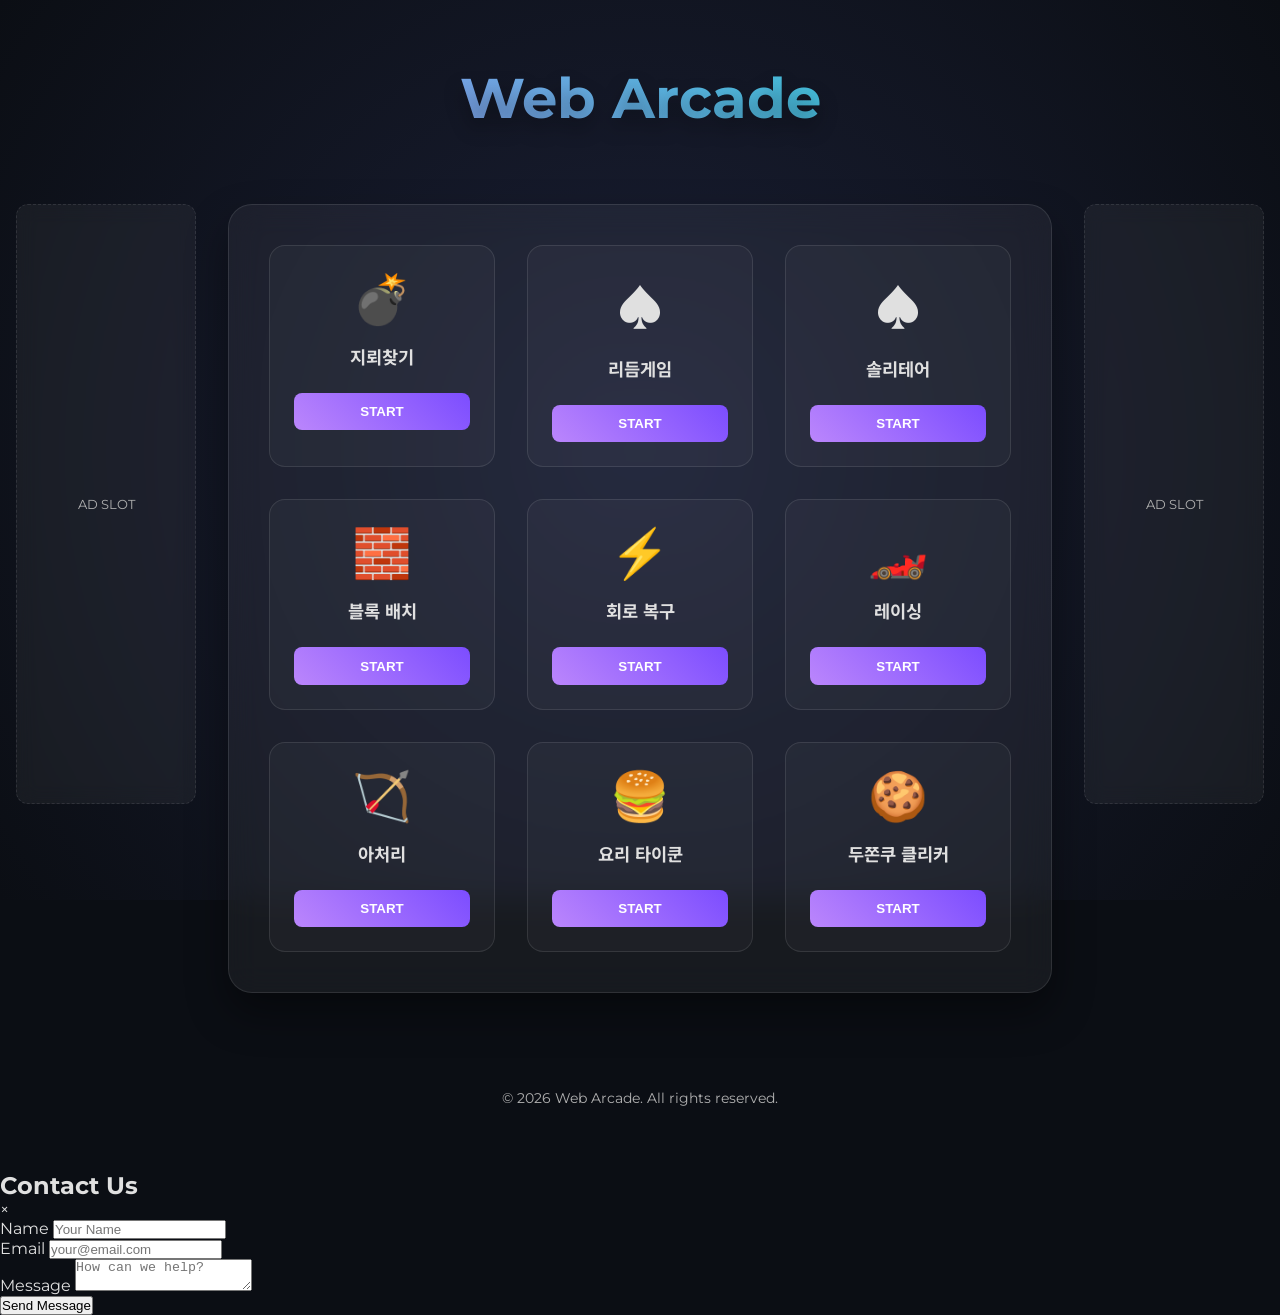
<file: index.html>
<!DOCTYPE html>
<html lang="ko">

<head>
    <meta charset="UTF-8">
    <meta name="viewport" content="width=device-width, initial-scale=1.0">
    <title>Web Arcade - 웹 퍼즐 월드</title>
    <link rel="stylesheet" href="style.css">
    <link rel="preconnect" href="https://fonts.googleapis.com">
    <link rel="preconnect" href="https://fonts.gstatic.com" crossorigin>
    <link
        href="https://fonts.googleapis.com/css2?family=Montserrat:wght@400;700&family=Noto+Sans+KR:wght@400;700&display=swap"
        rel="stylesheet">
</head>

<body>
    <div class="background-animation"></div>

    <header>
        <div class="containerHeader">
            <h1>Web Arcade</h1>
        </div>
    </header>

    <main>
        <!-- Left Side: Banner Placeholder -->
        <aside class="sidebar left-banner" id="banner-left">
            <div class="banner-placeholder">
                <span>AD SLOT</span>
            </div>
        </aside>

        <!-- Center: Game Grid -->
        <section class="game-container">
            <div class="game-grid" id="game-grid">
                <!-- Game 1 -->
                <div class="game-card">
                    <div class="game-icon">💣</div>
                    <h3>지뢰찾기</h3>
                    <button class="play-btn" onclick="window.location.href='minesweeper.html'">START</button>
                </div>
                <!-- Game 2 -->
                <div class="game-card">
                    <div class="game-icon">♠️</div>
                    <h3>리듬게임</h3>
                    <button class="play-btn" onclick="window.location.href='beat-looper.html'">START</button>
                </div>
                <!-- Game 3 -->
                <div class="game-card">
                    <div class="game-icon">♠️</div>
                    <h3>솔리테어</h3>
                    <button class="play-btn" onclick="window.location.href='solitaire.html'">START</button>
                </div>
                <!-- Game 5 -->
                <div class="game-card">
                    <div class="game-icon">🧱</div>
                    <h3>블록 배치</h3>
                    <button class="play-btn" onclick="window.location.href='block_placement.html'">START</button>
                </div>
                <!-- Game 6 -->
                <div class="game-card">
                    <div class="game-icon">⚡</div>
                    <h3>회로 복구</h3>
                    <button class="play-btn" onclick="window.location.href='circuit_repair.html'">START</button>
                </div>
                <!-- Game 6 -->
                <div class="game-card">
                    <div class="game-icon">🏎️</div>
                    <h3>레이싱</h3>
                    <button class="play-btn">START</button>
                </div>
                <!-- Game 7 -->
                <div class="game-card">
                    <div class="game-icon">🏹</div>
                    <h3>아처리</h3>
                    <button class="play-btn">START</button>
                </div>
                <!-- Game 8 -->
                <div class="game-card">
                    <div class="game-icon">🍔</div>
                    <h3>요리 타이쿤</h3>
                    <button class="play-btn">START</button>
                </div>
                <!-- Game 9 -->
                <div class="game-card">
                    <div class="game-icon">🍪</div>
                    <h3>두쫀쿠 클리커</h3>
                    <button class="play-btn" onclick="window.location.href='dujonku_clicker.html'">START</button>
                </div>
        </section>

        <!-- Right Side: Banner Placeholder -->
        <aside class="sidebar right-banner" id="banner-right">
            <div class="banner-placeholder">
                <span>AD SLOT</span>
            </div>
        </aside>
    </main>

    <footer>
        <p>&copy; 2026 Web Arcade. All rights reserved.</p>
    </footer>

    <!-- Contact Modal -->
    <div id="contact-modal" class="modal">
        <div class="modal-content">
            <div class="modal-header">
                <h2>Contact Us</h2>
                <span class="close-modal">&times;</span>
            </div>
            <form id="contact-form">
                <div class="form-group">
                    <label for="name">Name</label>
                    <input type="text" id="name" name="name" required placeholder="Your Name">
                </div>
                <div class="form-group">
                    <label for="email">Email</label>
                    <input type="email" id="email" name="email" required placeholder="your@email.com">
                </div>
                <div class="form-group">
                    <label for="message">Message</label>
                    <textarea id="message" name="message" required placeholder="How can we help?"></textarea>
                </div>
                <button type="submit" class="submit-btn">Send Message</button>
            </form>
            <div id="form-status" class="form-status"></div>
        </div>
    </div>

    <script src="script.js"></script>
</body>

</html>
</file>
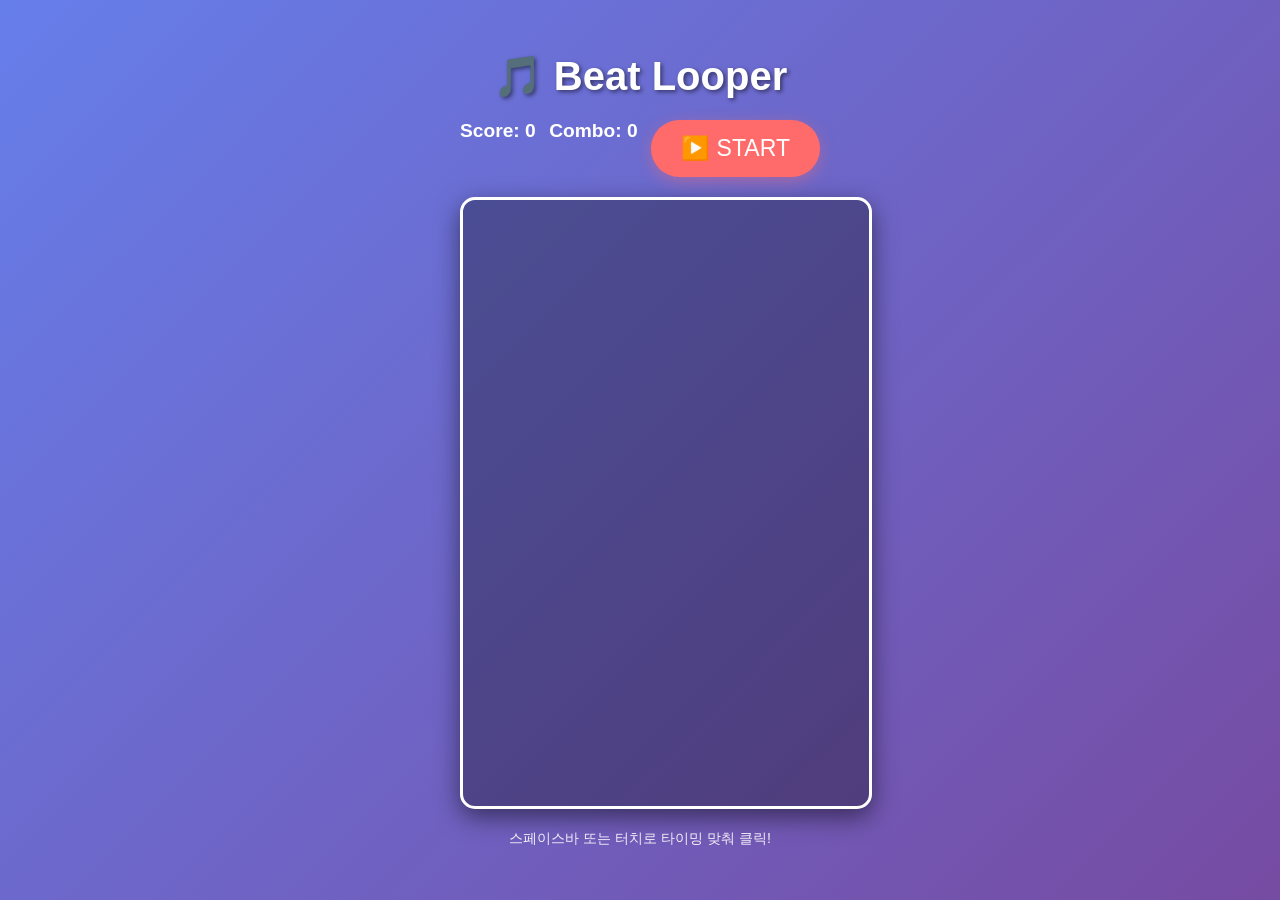
<file: beat-looper.html>
<!DOCTYPE html>
<html lang="ko">

<head>
    <meta charset="UTF-8">
    <meta name="viewport" content="width=device-width, initial-scale=1.0">
    <title>Beat Looper - 리듬게임</title>
    <link rel="stylesheet" href="beat-looper.css">
</head>

<body>
    <div class="container">
        <h1>🎵 Beat Looper</h1>
        <div class="game-info">
            <div>Score: <span id="score">0</span></div>
            <div>Combo: <span id="combo">0</span></div>
            <button id="startBtn">▶️ START</button>
        </div>
        <canvas id="gameCanvas" width="400" height="600"></canvas>
        <div class="controls">
            <p>스페이스바 또는 터치로 타이밍 맞춰 클릭!</p>
        </div>
    </div>
    <script src="beat-looper.js"></script>
</body>

</html>
</file>
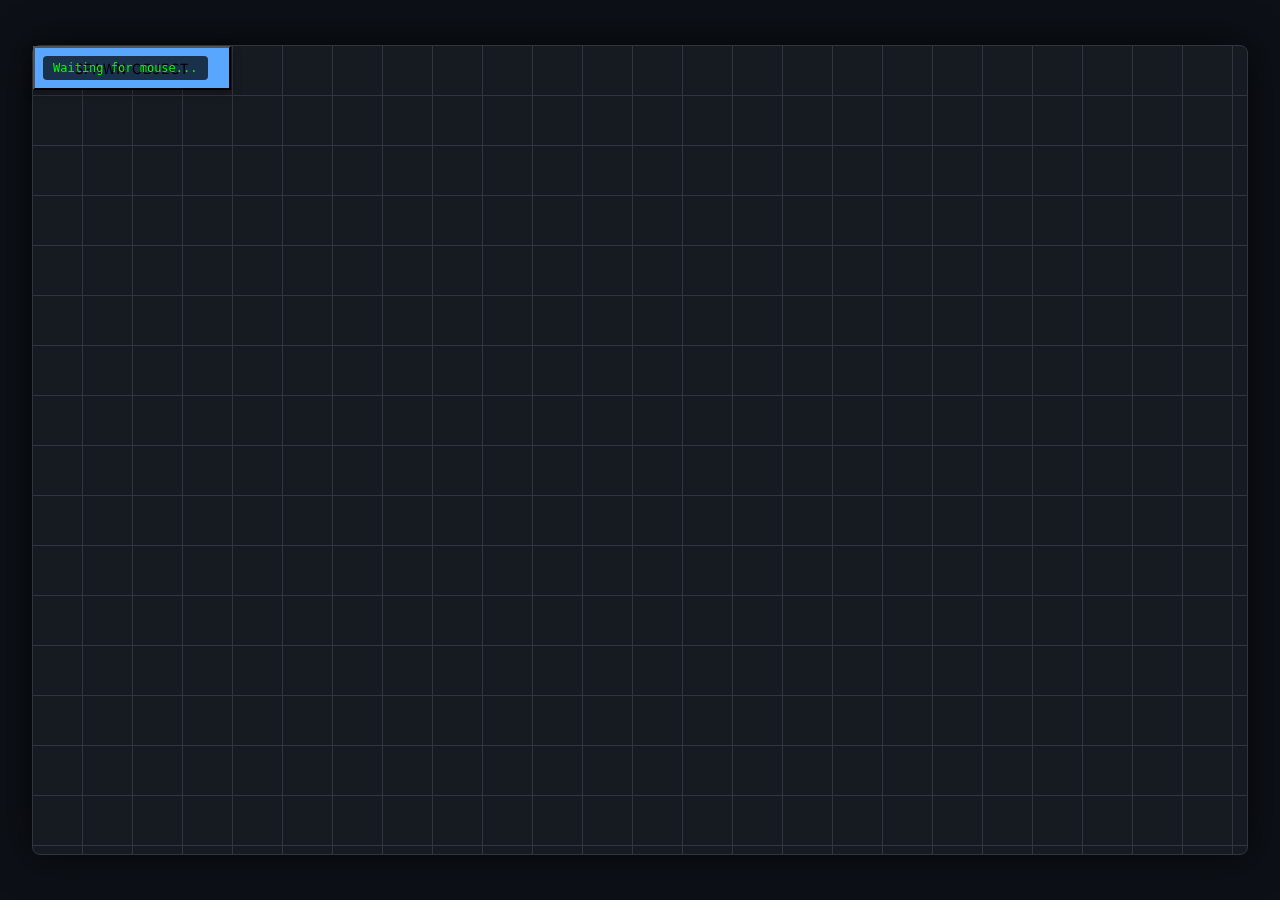
<file: block_placement.html>
<!DOCTYPE html>
<html lang="ko">

<head>
    <meta charset="UTF-8">
    <meta name="viewport" content="width=device-width, initial-scale=1.0">
    <title>Block Placement - V2</title>
    <link rel="stylesheet" href="block_placement.css">
    <link rel="preconnect" href="https://fonts.googleapis.com">
    <link rel="preconnect" href="https://fonts.gstatic.com" crossorigin>
    <link
        href="https://fonts.googleapis.com/css2?family=Montserrat:wght@400;700&family=Noto+Sans+KR:wght@400;700&display=swap"
        rel="stylesheet">
</head>

<body>
    <div class="app-container">
        <div id="mouse-status">Waiting for mouse...</div>
        <div class="bottom-controls">
            <button id="spawn-btn" class="action-btn">SPAWN OBJECT</button>
        </div>
    </div>
    <script src="block_placement.js"></script>
</body>

</html>
</file>
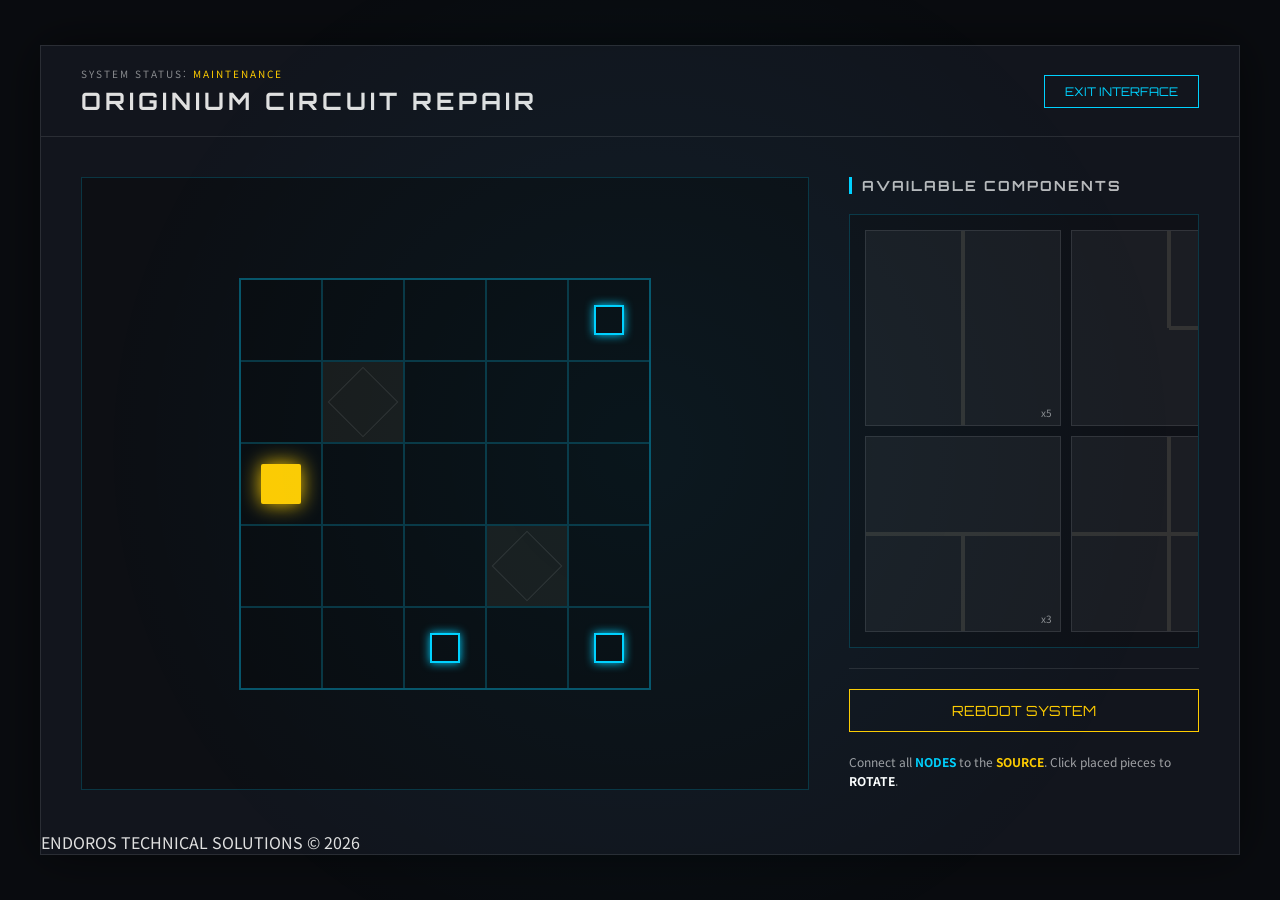
<file: circuit_repair.html>
<!DOCTYPE html>
<html lang="ko">

<head>
    <meta charset="UTF-8">
    <meta name="viewport" content="width=device-width, initial-scale=1.0">
    <title>Circuit Repair - Arknights: Endfield Style</title>
    <link rel="stylesheet" href="circuit_repair.css">
    <link rel="preconnect" href="https://fonts.googleapis.com">
    <link rel="preconnect" href="https://fonts.gstatic.com" crossorigin>
    <link
        href="https://fonts.googleapis.com/css2?family=Montserrat:wght@400;700&family=Noto+Sans+KR:wght@400;700&family=Orbitron:wght@400;700&display=swap"
        rel="stylesheet">
</head>

<body>
    <div class="endfield-overlay"></div>

    <div class="game-wrapper">
        <header class="game-header">
            <div class="header-left">
                <span class="system-tag">SYSTEM STATUS: <span class="status-active">MAINTENANCE</span></span>
                <h1 class="game-title">ORIGINIUM CIRCUIT REPAIR</h1>
            </div>
            <div class="header-right">
                <button class="back-btn" onclick="window.close()">EXIT INTERFACE</button>
            </div>
        </header>

        <main class="game-layout">
            <div class="grid-container">
                <div class="grid" id="circuit-grid">
                    <!-- Grid cells will be generated by JS -->
                </div>
            </div>

            <aside class="inventory-panel">
                <h2 class="panel-title">AVAILABLE COMPONENTS</h2>
                <div class="inventory" id="piece-inventory">
                    <!-- Inventory pieces will be generated by JS -->
                </div>
                <div class="controls-panel">
                    <button id="reset-btn" class="control-btn">REBOOT SYSTEM</button>
                    <p class="instruction-text">
                        Connect all <span class="highlight">NODES</span> to the <span
                            class="highlight-source">SOURCE</span>.
                        Click placed pieces to <span class="highlight-alt">ROTATE</span>.
                    </p>
                </div>
            </aside>
        </main>

        <footer class="game-footer">
            <div class="footer-bar"></div>
            <p class="copyright">ENDOROS TECHNICAL SOLUTIONS &copy; 2026</p>
        </footer>
    </div>

    <!-- Victory Modal -->
    <div id="victory-modal" class="modal">
        <div class="modal-content">
            <h2 class="victory-title">CONNECTION RESTORED</h2>
            <p>All subsystems operational. Power flow stabilized.</p>
            <button class="modal-btn" onclick="location.reload()">NEXT SEQUENCE</button>
        </div>
    </div>

    <script src="circuit_repair.js"></script>
</body>

</html>
</file>
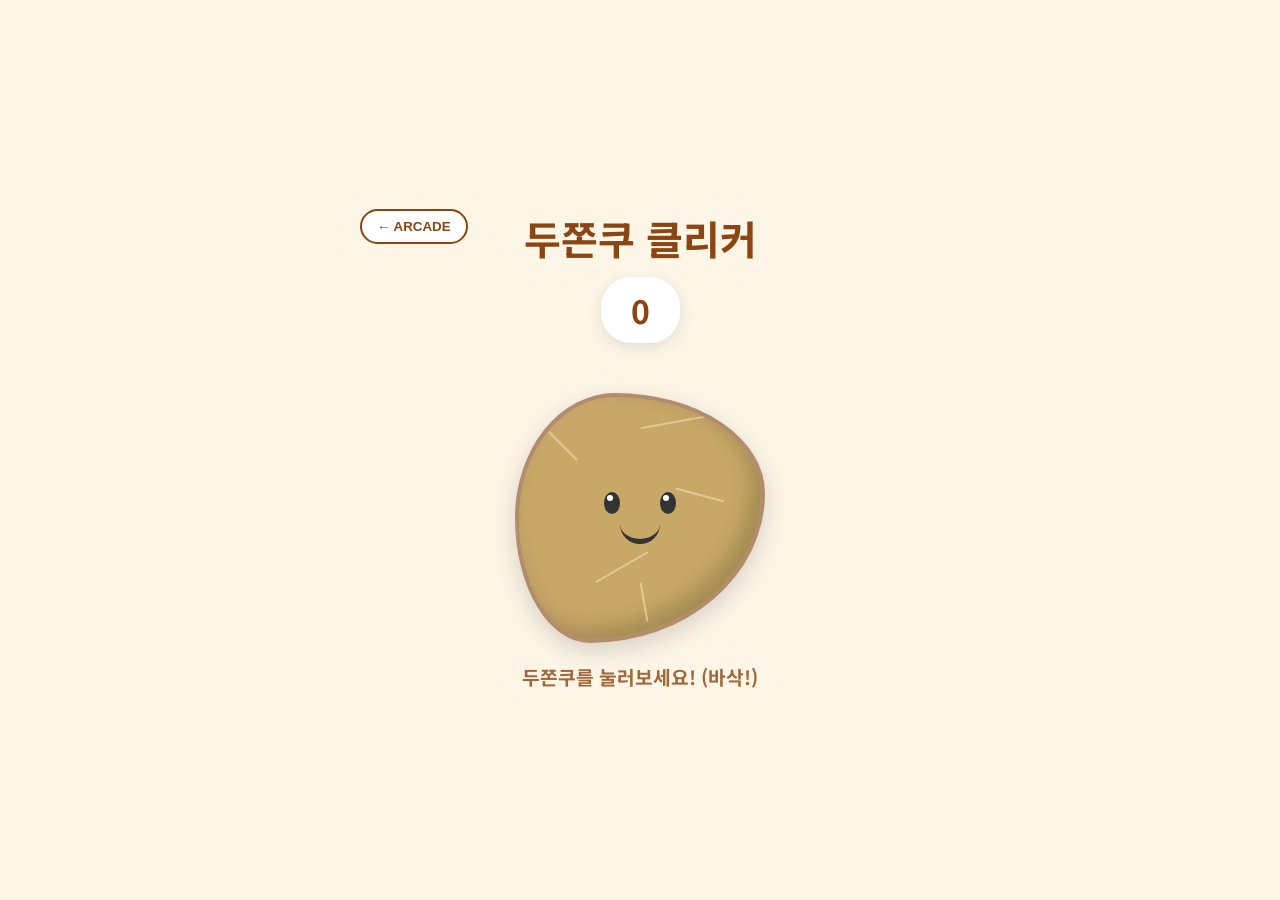
<file: dujonku_clicker.html>
<!DOCTYPE html>
<html lang="ko">

<head>
    <meta charset="UTF-8">
    <meta name="viewport" content="width=device-width, initial-scale=1.0">
    <title>두쫀쿠 클리커 - Web Arcade</title>
    <link rel="stylesheet" href="dujonku_clicker.css">
    <link rel="preconnect" href="https://fonts.googleapis.com">
    <link rel="preconnect" href="https://fonts.gstatic.com" crossorigin>
    <link
        href="https://fonts.googleapis.com/css2?family=Montserrat:wght@400;700&family=Noto+Sans+KR:wght@400;700&display=swap"
        rel="stylesheet">
</head>

<body>
    <div class="game-wrapper">
        <header>
            <button class="back-btn" onclick="window.location.href='index.html'">← ARCADE</button>
            <h1>두쫀쿠 클리커</h1>
            <div class="score-container">
                <span id="score">0</span>
            </div>
        </header>

        <main>
            <div id="dujonku-character" class="dujonku">
                <div class="cookie-body">
                    <div class="filling"></div>
                    <div class="kataifi-layer">
                        <span class="strand s1"></span>
                        <span class="strand s2"></span>
                        <span class="strand s3"></span>
                        <span class="strand s4"></span>
                        <span class="strand s5"></span>
                    </div>
                    <div class="face">
                        <div class="eyes">
                            <div class="eye left"></div>
                            <div class="eye right"></div>
                        </div>
                        <div class="smile"></div>
                    </div>
                </div>
            </div>
            <p class="hint">두쫀쿠를 눌러보세요! (바삭!)</p>
        </main>
    </div>

    <script src="dujonku_clicker.js"></script>
</body>

</html>
</file>
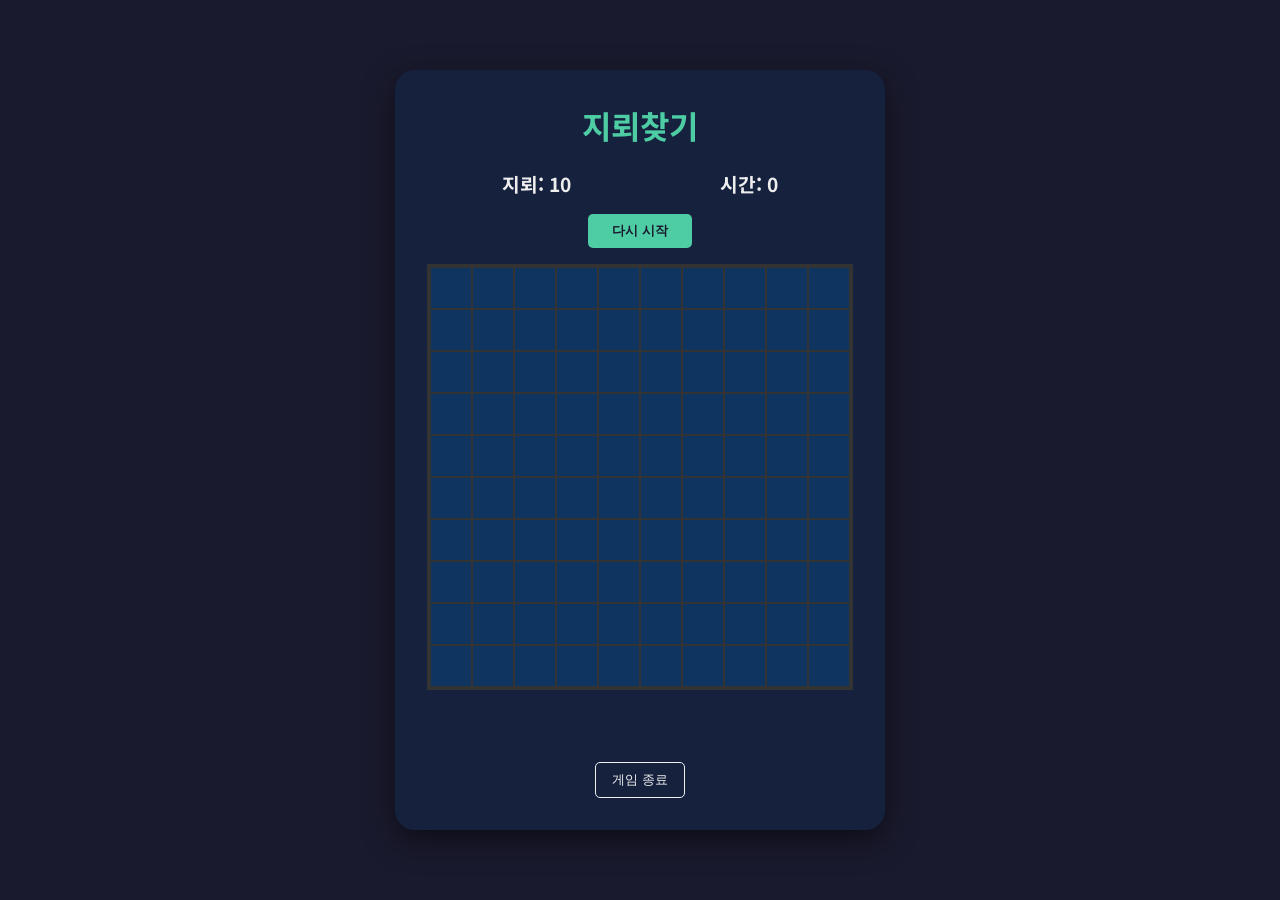
<file: minesweeper.html>
<!DOCTYPE html>
<html lang="ko">

<head>
    <meta charset="UTF-8">
    <meta name="viewport" content="width=device-width, initial-scale=1.0">
    <title>지뢰찾기 - Web Arcade</title>
    <link rel="stylesheet" href="minesweeper.css">
    <link
        href="https://fonts.googleapis.com/css2?family=Montserrat:wght@400;700&family=Noto+Sans+KR:wght@400;700&display=swap"
        rel="stylesheet">
</head>

<body>
    <div class="game-wrapper">
        <header>
            <h1>지뢰찾기</h1>
            <div class="stats">
                <div class="stat-item">지뢰: <span id="mine-count">10</span></div>
                <div class="stat-item">시간: <span id="timer">0</span></div>
            </div>
            <button id="reset-btn">다시 시작</button>
        </header>
        <div id="game-board" class="board"></div>
        <div id="message" class="message"></div>
        <footer>
            <button onclick="window.close()">게임 종료</button>
        </footer>
    </div>
    <script src="minesweeper.js"></script>
</body>

</html>
</file>
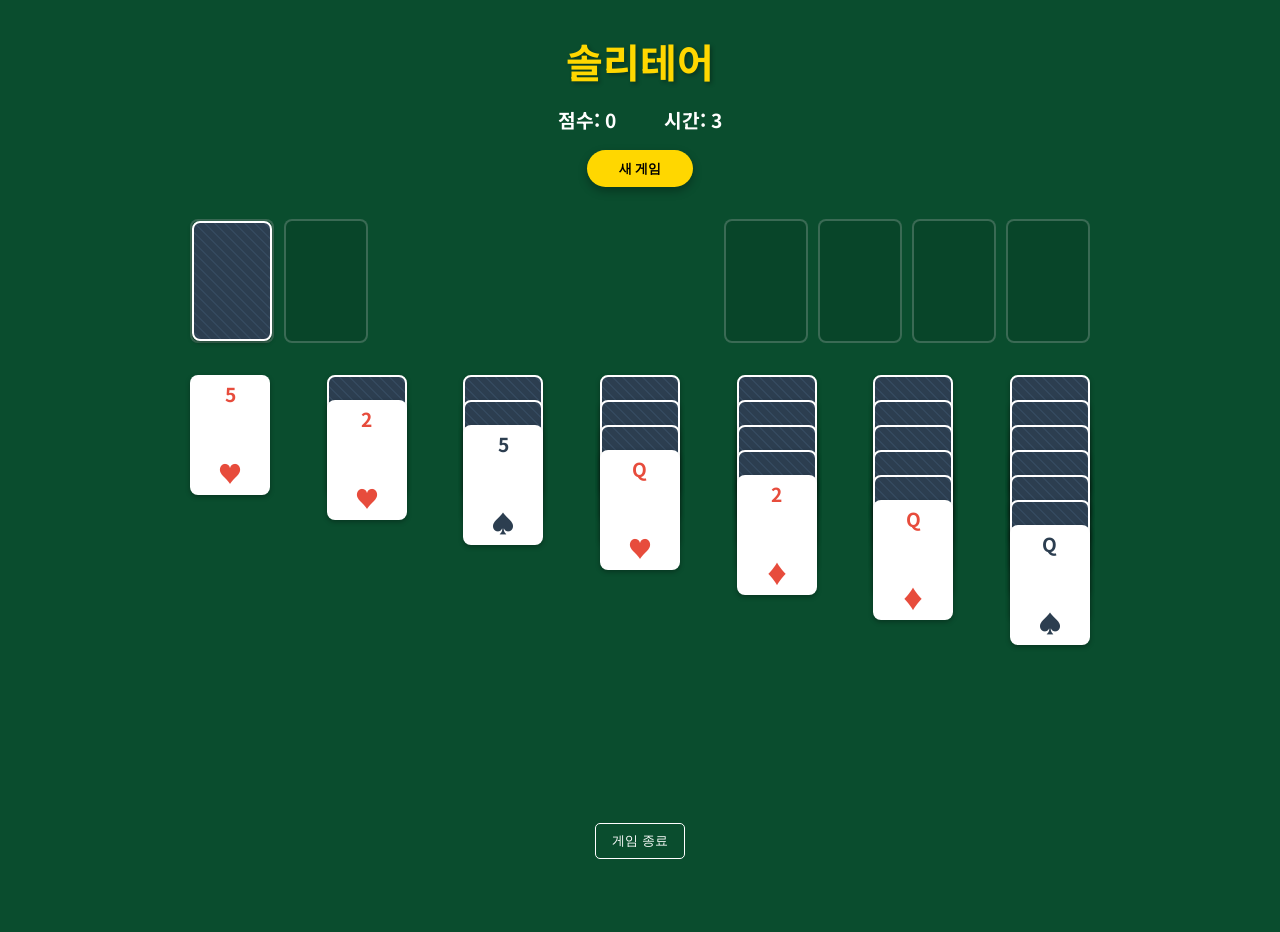
<file: solitaire.html>
<!DOCTYPE html>
<html lang="ko">

<head>
    <meta charset="UTF-8">
    <meta name="viewport" content="width=device-width, initial-scale=1.0">
    <title>솔리테어 - Web Arcade</title>
    <link rel="stylesheet" href="solitaire.css">
    <link
        href="https://fonts.googleapis.com/css2?family=Montserrat:wght@400;700&family=Noto+Sans+KR:wght@400;700&display=swap"
        rel="stylesheet">
</head>

<body>
    <div class="game-wrapper">
        <header>
            <h1>솔리테어</h1>
            <div class="stats">
                <div class="stat-item">점수: <span id="score">0</span></div>
                <div class="stat-item">시간: <span id="timer">0</span></div>
            </div>
            <button id="new-game-btn">새 게임</button>
        </header>

        <div class="solitaire-container">
            <div class="top-row">
                <div class="deck-area">
                    <div id="deck" class="card-slot deck"></div>
                    <div id="waste" class="card-slot waste"></div>
                </div>
                <div class="foundation-area">
                    <div id="f0" class="card-slot foundation" data-suit="h"></div>
                    <div id="f1" class="card-slot foundation" data-suit="d"></div>
                    <div id="f2" class="card-slot foundation" data-suit="c"></div>
                    <div id="f3" class="card-slot foundation" data-suit="s"></div>
                </div>
            </div>

            <div id="tableau" class="tableau-area">
                <div id="t0" class="tableau-column"></div>
                <div id="t1" class="tableau-column"></div>
                <div id="t2" class="tableau-column"></div>
                <div id="t3" class="tableau-column"></div>
                <div id="t4" class="tableau-column"></div>
                <div id="t5" class="tableau-column"></div>
                <div id="t6" class="tableau-column"></div>
            </div>
        </div>

        <footer>
            <button onclick="window.close()">게임 종료</button>
        </footer>
    </div>
    <script src="solitaire.js"></script>
</body>

</html>
</file>
<file: style.css>
:root {
    --bg-color: #0b0e14;
    --primary-color: #bb86fc;
    --secondary-color: #03dac6;
    --surface-color: rgba(255, 255, 255, 0.05);
    --border-color: rgba(255, 255, 255, 0.1);
    --text-main: #e0e0e0;
    --text-dim: #b0b0b0;
    --accent-glow: rgba(187, 134, 252, 0.3);
}

* {
    margin: 0;
    padding: 0;
    box-sizing: border-box;
}

body {
    background-color: var(--bg-color);
    color: var(--text-main);
    font-family: 'Montserrat', 'Noto Sans KR', sans-serif;
    min-height: 100vh;
    overflow-x: hidden;
}

/* Background Animation Placeholder */
.background-animation {
    position: fixed;
    top: 0;
    left: 0;
    width: 100%;
    height: 100%;
    background: radial-gradient(circle at 50% 50%, #1a1f35, #0b0e14);
    z-index: -1;
}

header {
    padding: 4rem 1rem 2rem;
    text-align: center;
}

header h1 {
    font-size: 3.5rem;
    background: linear-gradient(45deg, var(--primary-color), var(--secondary-color));
    -webkit-background-clip: text;
    background-clip: text;
    -webkit-text-fill-color: transparent;
    text-shadow: 0 10px 20px rgba(0, 0, 0, 0.3);
    margin-bottom: 0.5rem;
}

header p {
    color: var(--text-dim);
    font-size: 1.2rem;
    letter-spacing: 2px;
}

main {
    display: grid;
    grid-template-columns: 180px 1fr 180px;
    gap: 2rem;
    max-width: 1400px;
    margin: 2rem auto;
    padding: 0 1rem;
}

/* Sidebar Banners */
.sidebar {
    display: flex;
    flex-direction: column;
}

.banner-placeholder {
    background: var(--surface-color);
    border: 1px dashed var(--border-color);
    border-radius: 12px;
    height: 600px;
    display: flex;
    align-items: center;
    justify-content: center;
    color: var(--text-dim);
    font-size: 0.8rem;
    backdrop-filter: blur(10px);
}

/* Game Container & Grid */
.game-container {
    background: var(--surface-color);
    border: 1px solid var(--border-color);
    border-radius: 24px;
    padding: 2.5rem;
    backdrop-filter: blur(15px);
    box-shadow: 0 20px 40px rgba(0, 0, 0, 0.4);
}

.game-grid {
    display: grid;
    grid-template-columns: repeat(auto-fill, minmax(200px, 1fr));
    gap: 2rem;
}

.game-card {
    background: rgba(255, 255, 255, 0.03);
    border: 1px solid var(--border-color);
    border-radius: 16px;
    padding: 1.5rem;
    text-align: center;
    transition: all 0.3s ease;
    cursor: pointer;
}

.game-card:hover {
    transform: translateY(-10px);
    background: rgba(255, 255, 255, 0.07);
    border-color: var(--primary-color);
    box-shadow: 0 10px 30px var(--accent-glow);
}

.game-icon {
    font-size: 3rem;
    margin-bottom: 1rem;
}

.game-card h3 {
    font-size: 1.1rem;
    margin-bottom: 1.5rem;
}

.play-btn {
    background: linear-gradient(45deg, var(--primary-color), #7c4dff);
    color: white;
    border: none;
    padding: 0.7rem 1.5rem;
    border-radius: 8px;
    font-weight: bold;
    cursor: pointer;
    transition: filter 0.3s;
    width: 100%;
}

.play-btn:hover {
    filter: brightness(1.2);
}

footer {
    text-align: center;
    padding: 4rem 1rem;
    color: var(--text-dim);
    font-size: 0.9rem;
}

/* Responsive */
@media (max-width: 1024px) {
    main {
        grid-template-columns: 1fr;
    }

    .sidebar {
        display: none;
        /* Hide banners on smaller screens or move below/above */
    }
}
</file>
<file: beat-looper.css>
/* beat-looper.css */
* {
    margin: 0;
    padding: 0;
    box-sizing: border-box;
}

body {
    font-family: 'Arial', sans-serif;
    background: linear-gradient(135deg, #667eea 0%, #764ba2 100%);
    min-height: 100vh;
    display: flex;
    align-items: center;
    justify-content: center;
    color: white;
    overflow: hidden;
}

.container {
    text-align: center;
    max-width: 400px;
    padding: 20px;
}

h1 {
    font-size: 2.5em;
    margin-bottom: 20px;
    text-shadow: 2px 2px 4px rgba(0, 0, 0, 0.5);
}

.game-info {
    display: flex;
    justify-content: space-between;
    margin-bottom: 20px;
    font-size: 1.2em;
    font-weight: bold;
}

#startBtn {
    background: #ff6b6b;
    border: none;
    padding: 15px 30px;
    font-size: 1.2em;
    border-radius: 50px;
    color: white;
    cursor: pointer;
    box-shadow: 0 4px 15px rgba(255, 107, 107, 0.4);
    transition: all 0.3s;
}

#startBtn:hover {
    transform: scale(1.05);
    box-shadow: 0 6px 20px rgba(255, 107, 107, 0.6);
}

#startBtn:disabled {
    background: #666;
    cursor: not-allowed;
    transform: none;
}

#gameCanvas {
    border: 3px solid #fff;
    border-radius: 15px;
    background: rgba(0, 0, 0, 0.3);
    box-shadow: 0 8px 25px rgba(0, 0, 0, 0.5);
    display: block;
    margin: 0 auto 20px;
    touch-action: none;
}

.controls {
    font-size: 0.9em;
    opacity: 0.9;
}

@media (max-width: 500px) {
    .container {
        padding: 10px;
    }

    h1 {
        font-size: 2em;
    }

    #gameCanvas {
        width: 100%;
        height: auto;
    }
}
</file>
<file: block_placement.css>
:root {
    --bg-darker: #0d1117;
    --bg-panel: #161b22;
    --accent-primary: #58a6ff;
    --border-subtle: #30363d;
    --text-muted: #8b949e;
    --cell-empty: #010409;
    --cell-hover: rgba(88, 166, 255, 0.2);
}

* {
    margin: 0;
    padding: 0;
    box-sizing: border-box;
    font-family: 'Noto Sans KR', 'Montserrat', sans-serif;
}

body {
    background-color: var(--bg-darker);
    color: #c9d1d9;
    height: 100vh;
    overflow: hidden;
    display: flex;
    justify-content: center;
    align-items: center;
}

.app-container {
    width: 95vw;
    height: 90vh;
    background: var(--bg-panel);
    border: 1px solid var(--border-subtle);
    border-radius: 8px;
    display: flex;
    flex-direction: column;
    box-shadow: 0 0 40px rgba(0, 0, 0, 0.8);
    position: relative;
    /* For absolute positioning of children */

    /* 50x50 Grid Pattern */
    background-image:
        linear-gradient(var(--border-subtle) 1px, transparent 1px),
        linear-gradient(90deg, var(--border-subtle) 1px, transparent 1px);
    background-size: 50px 50px;
    background-position: -1px -1px;
    /* Align grid lines */
}

#mouse-status {
    position: absolute;
    top: 10px;
    left: 10px;
    background: rgba(0, 0, 0, 0.7);
    padding: 5px 10px;
    border-radius: 4px;
    font-size: 12px;
    color: #00ff00;
    font-family: monospace;
    pointer-events: none;
    z-index: 2000;
}

/* Bottom Controls - Absolute positioning to stay at bottom */
.bottom-controls {
    width: 100%;
}

.bottom-controls .action-btn {
    width: auto;
    padding: 10px 40px;
    font-size: 14px;
    letter-spacing: 1px;
    background: var(--accent-primary);
    box-shadow: 0 4px 10px rgba(0, 0, 0, 0.3);
    transition: transform 0.2s, background 0.2s;
}

.bottom-controls .action-btn:hover {
    transform: translateY(-2px);
    background: #79c0ff;
}

.bottom-controls .action-btn:active {
    transform: translateY(0);
}

.draggable-object {
    position: absolute;
    width: 60px;
    height: 60px;
    background-color: var(--accent-primary);
    border: 2px solid #fff;
    border-radius: 8px;
    cursor: grab;
    z-index: 1000;
    box-shadow: 0 0 15px rgba(88, 166, 255, 0.5);
    display: flex;
    justify-content: center;
    align-items: center;
    font-size: 10px;
    color: #fff;
    font-weight: bold;
    user-select: none;
    touch-action: none;
}

.draggable-object:active {
    cursor: grabbing;
    transform: scale(1.1);
    box-shadow: 0 0 25px rgba(88, 166, 255, 0.8);
}
</file>
<file: circuit_repair.css>
:root {
    --bg-dark: #0a0c10;
    --panel-bg: rgba(20, 24, 32, 0.85);
    --accent-blue: #00d2ff;
    --accent-yellow: #ffcc00;
    --text-primary: #e0e0e0;
    --grid-line: rgba(0, 210, 255, 0.2);
    --source-color: #ffcc00;
    --node-color: #00d2ff;
    --node-off: #333;
    --border-color: rgba(255, 255, 255, 0.1);
    --font-main: 'Noto Sans KR', sans-serif;
    --font-title: 'Orbitron', 'Montserrat', sans-serif;
}

* {
    margin: 0;
    padding: 0;
    box-sizing: border-box;
}

body {
    background-color: var(--bg-dark);
    color: var(--text-primary);
    font-family: var(--font-main);
    overflow: hidden;
    height: 100vh;
    display: flex;
    justify-content: center;
    align-items: center;
}

.endfield-overlay {
    position: fixed;
    top: 0;
    left: 0;
    width: 100%;
    height: 100%;
    background: radial-gradient(circle at 50% 50%, rgba(0, 210, 255, 0.05) 0%, transparent 70%);
    pointer-events: none;
    z-index: 10;
}

.game-wrapper {
    width: 95vw;
    max-width: 1200px;
    height: 90vh;
    background: var(--panel-bg);
    border: 1px solid var(--border-color);
    box-shadow: 0 0 50px rgba(0, 0, 0, 0.5);
    display: flex;
    flex-direction: column;
    position: relative;
    backdrop-filter: blur(10px);
}

.game-header {
    padding: 20px 40px;
    border-bottom: 1px solid var(--border-color);
    display: flex;
    justify-content: space-between;
    align-items: center;
}

.system-tag {
    font-size: 10px;
    letter-spacing: 2px;
    color: rgba(255, 255, 255, 0.5);
    display: block;
    margin-bottom: 5px;
}

.status-active {
    color: var(--accent-yellow);
    animation: blink 1.5s infinite;
}

@keyframes blink {

    0%,
    100% {
        opacity: 1;
    }

    50% {
        opacity: 0.4;
    }
}

.game-title {
    font-family: var(--font-title);
    font-size: 24px;
    letter-spacing: 4px;
    color: var(--text-primary);
}

.back-btn {
    background: transparent;
    border: 1px solid var(--accent-blue);
    color: var(--accent-blue);
    padding: 8px 20px;
    font-family: var(--font-title);
    font-size: 12px;
    cursor: pointer;
    transition: all 0.3s;
    text-transform: uppercase;
}

.back-btn:hover {
    background: var(--accent-blue);
    color: #000;
    box-shadow: 0 0 15px var(--accent-blue);
}

.game-layout {
    flex: 1;
    display: grid;
    grid-template-columns: 1fr 350px;
    padding: 40px;
    gap: 40px;
}

.grid-container {
    background: rgba(0, 0, 0, 0.3);
    border: 1px solid var(--grid-line);
    display: flex;
    justify-content: center;
    align-items: center;
    position: relative;
}

.grid {
    display: grid;
    grid-template-columns: repeat(5, 80px);
    grid-template-rows: repeat(5, 80px);
    gap: 2px;
    background: var(--grid-line);
    border: 2px solid var(--grid-line);
}

.cell {
    width: 80px;
    height: 80px;
    background: var(--bg-dark);
    display: flex;
    justify-content: center;
    align-items: center;
    position: relative;
    cursor: pointer;
    transition: background 0.3s;
}

.cell:hover {
    background: rgba(0, 210, 255, 0.05);
}

.cell.blocked {
    background: #1a1a1a;
    cursor: not-allowed;
}

.cell.blocked::after {
    content: '';
    width: 60%;
    height: 60%;
    border: 1px solid rgba(255, 255, 255, 0.1);
    transform: rotate(45deg);
}

.cell.source .source-core {
    width: 40px;
    height: 40px;
    background: var(--accent-yellow);
    box-shadow: 0 0 20px var(--accent-yellow);
    border-radius: 2px;
    z-index: 2;
}

.cell.node .node-core {
    width: 30px;
    height: 30px;
    border: 2px solid var(--accent-blue);
    box-shadow: 0 0 10px var(--accent-blue);
    z-index: 2;
}

.cell.node.active .node-core {
    background: var(--accent-blue);
}

/* Circuit Pieces */
.piece {
    position: absolute;
    width: 100%;
    height: 100%;
    display: flex;
    justify-content: center;
    align-items: center;
    pointer-events: none;
    transition: transform 0.3s cubic-bezier(0.4, 0, 0.2, 1);
}

.circuit-line {
    position: absolute;
    background: #333;
    z-index: 1;
}

.active .circuit-line {
    background: var(--accent-blue);
    box-shadow: 0 0 10px var(--accent-blue);
}

.source .circuit-line {
    background: var(--accent-yellow);
    box-shadow: 0 0 10px var(--accent-yellow);
}

/* Piece Shapes Logic (JS will handled classes) */
.shape-I .line-v {
    width: 4px;
    height: 100%;
}

.shape-L .line-h {
    width: 50%;
    height: 4px;
    left: 50%;
    top: calc(50% - 2px);
}

.shape-L .line-v {
    width: 4px;
    height: 50%;
    left: calc(50% - 2px);
    top: 0;
}

.shape-T .line-h {
    width: 100%;
    height: 4px;
    top: calc(50% - 2px);
}

.shape-T .line-v {
    width: 4px;
    height: 50%;
    left: calc(50% - 2px);
    top: 50%;
}

.shape-X .line-h {
    width: 100%;
    height: 4px;
    top: calc(50% - 2px);
}

.shape-X .line-v {
    width: 4px;
    height: 100%;
    left: calc(50% - 2px);
}

/* Inventory */
.inventory-panel {
    display: flex;
    flex-direction: column;
    gap: 20px;
}

.panel-title {
    font-family: var(--font-title);
    font-size: 14px;
    letter-spacing: 2px;
    color: rgba(255, 255, 255, 0.7);
    border-left: 3px solid var(--accent-blue);
    padding-left: 10px;
}

.inventory {
    flex: 1;
    background: rgba(0, 0, 0, 0.2);
    border: 1px solid var(--grid-line);
    padding: 15px;
    display: grid;
    grid-template-columns: repeat(2, 1fr);
    gap: 10px;
    overflow-y: auto;
}

.cell.drag-over {
    background: rgba(0, 210, 255, 0.2);
    box-shadow: inset 0 0 15px var(--accent-blue);
}

.inv-item {
    aspect-ratio: 1;
    background: rgba(255, 255, 255, 0.05);
    border: 1px solid rgba(255, 255, 255, 0.1);
    display: flex;
    justify-content: center;
    align-items: center;
    cursor: grab;
    position: relative;
    user-select: none;
}

.inv-item:active {
    cursor: grabbing;
}

.inv-item.dragging {
    opacity: 0.5;
    border: 1px dashed var(--accent-blue);
}

.inv-item:hover {
    background: rgba(0, 210, 255, 0.1);
    border-color: var(--accent-blue);
}

.inv-item.selected {
    background: rgba(0, 210, 255, 0.2);
    border-color: var(--accent-blue);
    box-shadow: inset 0 0 10px var(--accent-blue);
}

.piece-count {
    position: absolute;
    bottom: 5px;
    right: 8px;
    font-size: 10px;
    color: rgba(255, 255, 255, 0.5);
}

/* Controls */
.controls-panel {
    border-top: 1px solid var(--border-color);
    padding-top: 20px;
}

.control-btn {
    width: 100%;
    background: transparent;
    border: 1px solid var(--accent-yellow);
    color: var(--accent-yellow);
    padding: 12px;
    font-family: var(--font-title);
    font-size: 14px;
    cursor: pointer;
    margin-bottom: 20px;
    transition: all 0.3s;
}

.control-btn:hover {
    background: var(--accent-yellow);
    color: #000;
}

.instruction-text {
    font-size: 12px;
    line-height: 1.6;
    color: rgba(255, 255, 255, 0.6);
}

.highlight {
    color: var(--accent-blue);
    font-weight: bold;
}

.highlight-source {
    color: var(--accent-yellow);
    font-weight: bold;
}

.highlight-alt {
    color: #fff;
    font-weight: bold;
}

/* Modal */
.modal {
    display: none;
    position: fixed;
    z-index: 100;
    top: 0;
    left: 0;
    width: 100%;
    height: 100%;
    background: rgba(0, 0, 0, 0.85);
    backdrop-filter: blur(5px);
    justify-content: center;
    align-items: center;
}

.modal-content {
    background: var(--bg-dark);
    border: 1px solid var(--accent-blue);
    padding: 40px;
    text-align: center;
    max-width: 500px;
    box-shadow: 0 0 50px rgba(0, 210, 255, 0.2);
}

.victory-title {
    font-family: var(--font-title);
    font-size: 32px;
    color: var(--accent-blue);
    margin-bottom: 20px;
}

.modal-btn {
    margin-top: 30px;
    padding: 10px 30px;
    background: var(--accent-blue);
    border: none;
    font-family: var(--font-title);
    cursor: pointer;
}
</file>
<file: dujonku_clicker.css>
:root {
    --cookie-color: #d2a679;
    --filling-color: #8db600;
    /* Pistachio Green */
    --kataifi-color: #f5deb3;
    --bg-color: #fdf5e6;
    --accent-color: #8b4513;
}

* {
    box-sizing: border-box;
    margin: 0;
    padding: 0;
}

body {
    font-family: 'Noto Sans KR', 'Montserrat', sans-serif;
    background-color: var(--bg-color);
    display: flex;
    justify-content: center;
    align-items: center;
    height: 100vh;
    overflow: hidden;
}

.game-wrapper {
    display: flex;
    flex-direction: column;
    align-items: center;
    width: 100%;
    max-width: 600px;
    padding: 20px;
}

header {
    width: 100%;
    text-align: center;
    margin-bottom: 50px;
    position: relative;
}

.back-btn {
    position: absolute;
    left: 0;
    top: 0;
    padding: 8px 15px;
    background: white;
    border: 2px solid var(--accent-color);
    border-radius: 20px;
    font-weight: bold;
    color: var(--accent-color);
    cursor: pointer;
    transition: transform 0.2s;
}

.back-btn:hover {
    transform: scale(1.05);
}

h1 {
    color: var(--accent-color);
    font-size: 2.5rem;
    margin-bottom: 10px;
}

.score-container {
    background: white;
    padding: 10px 30px;
    border-radius: 30px;
    box-shadow: 0 4px 15px rgba(0, 0, 0, 0.1);
    display: inline-block;
}

#score {
    font-size: 2rem;
    font-weight: 700;
    color: var(--accent-color);
}

main {
    display: flex;
    flex-direction: column;
    align-items: center;
    gap: 20px;
}

/* Dujonku Character Styles */
.dujonku {
    width: 250px;
    height: 250px;
    cursor: pointer;
    position: relative;
    user-select: none;
    -webkit-tap-highlight-color: transparent;
    transition: transform 0.1s cubic-bezier(0.175, 0.885, 0.32, 1.275);
}

.dujonku:active {
    transform: scale(0.9) translateY(10px);
}

.cookie-body {
    width: 100%;
    height: 100%;
    background: var(--cookie-color);
    border-radius: 40% 60% 70% 30% / 50% 40% 60% 50%;
    /* Organic shape */
    box-shadow:
        inset -10px -10px 20px rgba(0, 0, 0, 0.2),
        0 8px 25px rgba(0, 0, 0, 0.15);
    position: relative;
    overflow: hidden;
    border: 4px solid #b38b6d;
    display: flex;
    justify-content: center;
    align-items: center;
}

.filling {
    width: 120%;
    height: 120%;
    background: var(--filling-color);
    position: absolute;
    top: 50%;
    left: 50%;
    transform: translate(-50%, -50%);
    border-radius: 50%;
    opacity: 0.15;
    filter: blur(20px);
}

.kataifi-layer {
    position: absolute;
    width: 100%;
    height: 100%;
}

.strand {
    position: absolute;
    background: var(--kataifi-color);
    height: 2px;
    width: 40px;
    border-radius: 1px;
    opacity: 0.6;
}

.s1 {
    top: 20%;
    left: 10%;
    transform: rotate(45deg);
}

.s2 {
    top: 70%;
    left: 30%;
    transform: rotate(-30deg);
    width: 60px;
}

.s3 {
    top: 40%;
    right: 15%;
    transform: rotate(15deg);
    width: 50px;
}

.s4 {
    bottom: 15%;
    right: 40%;
    transform: rotate(80deg);
}

.s5 {
    top: 10%;
    left: 50%;
    transform: rotate(-10deg);
    width: 70px;
}

.face {
    position: relative;
    z-index: 2;
    display: flex;
    flex-direction: column;
    align-items: center;
    gap: 10px;
}

.eyes {
    display: flex;
    gap: 40px;
}

.eye {
    width: 16px;
    height: 22px;
    background: #333;
    border-radius: 50%;
    position: relative;
}

.eye::after {
    content: '';
    position: absolute;
    top: 3px;
    left: 3px;
    width: 6px;
    height: 6px;
    background: white;
    border-radius: 50%;
}

.smile {
    width: 40px;
    height: 20px;
    border-bottom: 5px solid #333;
    border-radius: 0 0 40px 40px;
}

.hint {
    color: var(--accent-color);
    font-weight: 700;
    font-size: 1.2rem;
    opacity: 0.8;
    animation: bounce 2s infinite;
}

@keyframes bounce {

    0%,
    100% {
        transform: translateY(0);
    }

    50% {
        transform: translateY(-10px);
    }
}

/* Float particles on click */
.particle {
    position: absolute;
    pointer-events: none;
    background: var(--kataifi-color);
    width: 10px;
    height: 4px;
    border-radius: 2px;
    z-index: 10;
}
</file>
<file: minesweeper.css>
:root {
    --bg-color: #1a1a2e;
    --card-bg: #16213e;
    --accent-color: #4ecca3;
    --text-color: #eeeeee;
    --cell-size: 40px;
    --cell-bg: #0f3460;
    --cell-revealed: #ebebeb;
    --mine-color: #e94560;
}

body {
    margin: 0;
    padding: 0;
    font-family: 'Noto Sans KR', sans-serif;
    background-color: var(--bg-color);
    color: var(--text-color);
    display: flex;
    justify-content: center;
    align-items: center;
    min-height: 100vh;
}

.game-wrapper {
    background: var(--card-bg);
    padding: 2rem;
    border-radius: 20px;
    box-shadow: 0 10px 30px rgba(0, 0, 0, 0.5);
    text-align: center;
}

header h1 {
    margin-top: 0;
    color: var(--accent-color);
}

.stats {
    display: flex;
    justify-content: space-around;
    margin-bottom: 1rem;
    font-size: 1.2rem;
    font-weight: bold;
}

#reset-btn {
    background: var(--accent-color);
    color: var(--bg-color);
    border: none;
    padding: 0.5rem 1.5rem;
    border-radius: 5px;
    font-weight: bold;
    cursor: pointer;
    margin-bottom: 1rem;
    transition: transform 0.2s;
}

#reset-btn:hover {
    transform: scale(1.05);
}

.board {
    display: grid;
    gap: 2px;
    background: #333;
    border: 4px solid #333;
    margin: 0 auto;
}

.cell {
    width: var(--cell-size);
    height: var(--cell-size);
    background: var(--cell-bg);
    display: flex;
    justify-content: center;
    align-items: center;
    font-weight: bold;
    cursor: pointer;
    user-select: none;
}

.cell.revealed {
    background: var(--cell-revealed);
    color: #333;
    cursor: default;
}

.cell.mine {
    background: var(--mine-color);
}

.cell.flagged::after {
    content: '🚩';
}

.message {
    margin-top: 1rem;
    font-size: 1.5rem;
    font-weight: bold;
    height: 2rem;
}

footer {
    margin-top: 1.5rem;
}

footer button {
    background: transparent;
    color: var(--text-color);
    border: 1px solid var(--text-color);
    padding: 0.5rem 1rem;
    border-radius: 5px;
    cursor: pointer;
}
</file>
<file: solitaire.css>
:root {
    --bg-color: #0a4d2e;
    --card-bg: #1a1a2e;
    --accent-color: #ffd700;
    --text-color: #ffffff;
    --card-width: 80px;
    --card-height: 120px;
    --card-radius: 8px;
}

body {
    margin: 0;
    padding: 0;
    font-family: 'Noto Sans KR', sans-serif;
    background-color: var(--bg-color);
    color: var(--text-color);
    display: flex;
    justify-content: center;
    align-items: flex-start;
    min-height: 100vh;
    padding-top: 2rem;
}

.game-wrapper {
    width: 90%;
    max-width: 900px;
    text-align: center;
}

header h1 {
    margin: 0;
    color: var(--accent-color);
    font-size: 2.5rem;
    text-shadow: 2px 2px 4px rgba(0, 0, 0, 0.3);
}

.stats {
    display: flex;
    justify-content: center;
    gap: 3rem;
    margin: 1rem 0;
    font-size: 1.2rem;
    font-weight: bold;
}

#new-game-btn {
    background: var(--accent-color);
    color: #000;
    border: none;
    padding: 0.6rem 2rem;
    border-radius: 30px;
    font-weight: bold;
    cursor: pointer;
    margin-bottom: 2rem;
    box-shadow: 0 4px 10px rgba(0, 0, 0, 0.3);
    transition: transform 0.2s;
}

#new-game-btn:hover {
    transform: translateY(-2px);
}

.solitaire-container {
    display: flex;
    flex-direction: column;
    gap: 2rem;
}

.top-row {
    display: flex;
    justify-content: space-between;
}

.deck-area,
.foundation-area {
    display: flex;
    gap: 10px;
}

.card-slot {
    width: var(--card-width);
    height: var(--card-height);
    border: 2px solid rgba(255, 255, 255, 0.2);
    border-radius: var(--card-radius);
    background: rgba(0, 0, 0, 0.1);
    position: relative;
}

.tableau-area {
    display: flex;
    justify-content: space-between;
    min-height: 400px;
}

.tableau-column {
    width: var(--card-width);
    position: relative;
}

/* Card Styles */
.card {
    width: var(--card-width);
    height: var(--card-height);
    background: white;
    border-radius: var(--card-radius);
    position: absolute;
    color: black;
    display: flex;
    flex-direction: column;
    justify-content: space-between;
    padding: 5px;
    box-sizing: border-box;
    box-shadow: 0 2px 5px rgba(0, 0, 0, 0.3);
    cursor: pointer;
    user-select: none;
    transition: transform 0.1s;
}

.card.back {
    background: #2c3e50;
    background-image: repeating-linear-gradient(45deg, #34495e 0, #34495e 10%, #2c3e50 10%, #2c3e50 50%);
    background-size: 10px 10px;
    border: 2px solid white;
}

.card.red {
    color: #e74c3c;
}

.card.black {
    color: #2c3e50;
}

.card .rank {
    font-weight: bold;
    font-size: 1.2rem;
}

.card .suit {
    font-size: 1.5rem;
    text-align: center;
}

.tableau-column .card {
    top: 0;
}

footer {
    margin-top: 3rem;
    padding-bottom: 2rem;
}

footer button {
    background: transparent;
    color: var(--text-color);
    border: 1px solid var(--text-color);
    padding: 0.5rem 1rem;
    border-radius: 5px;
    cursor: pointer;
}
</file>
